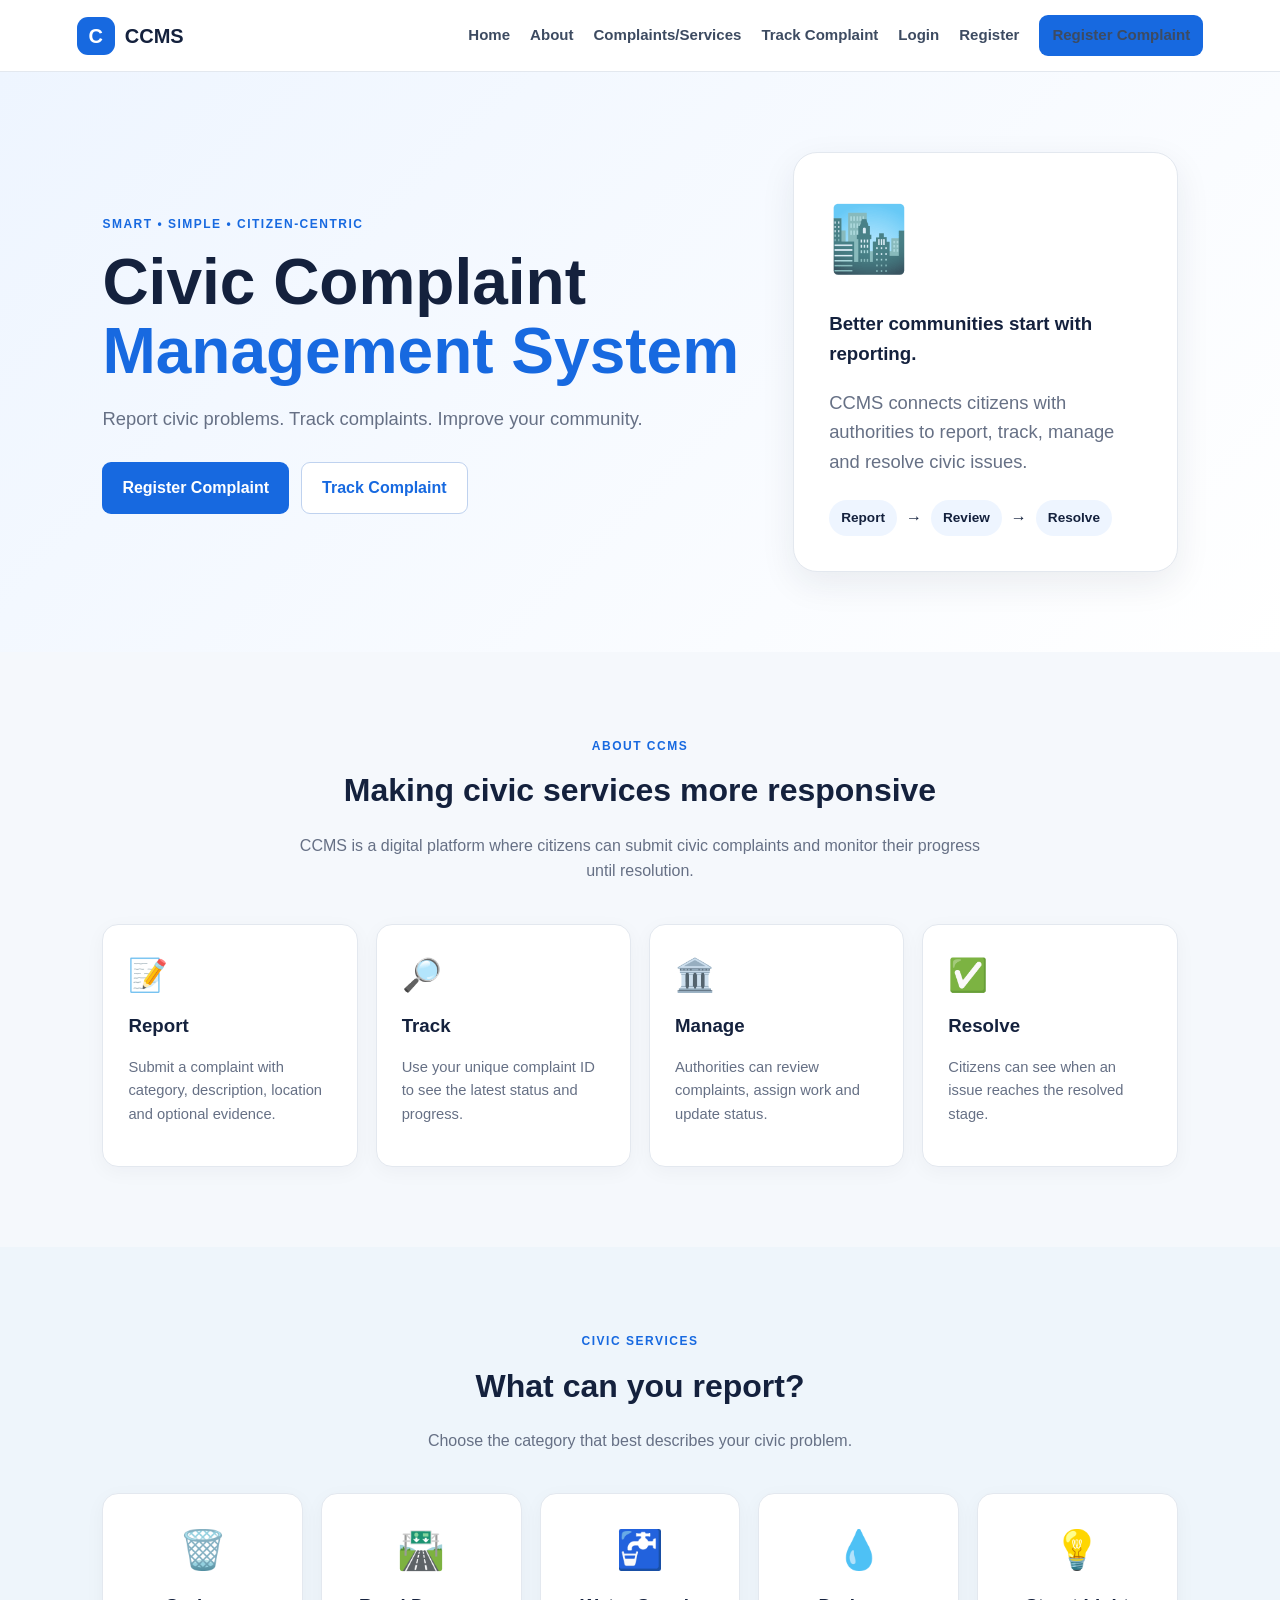
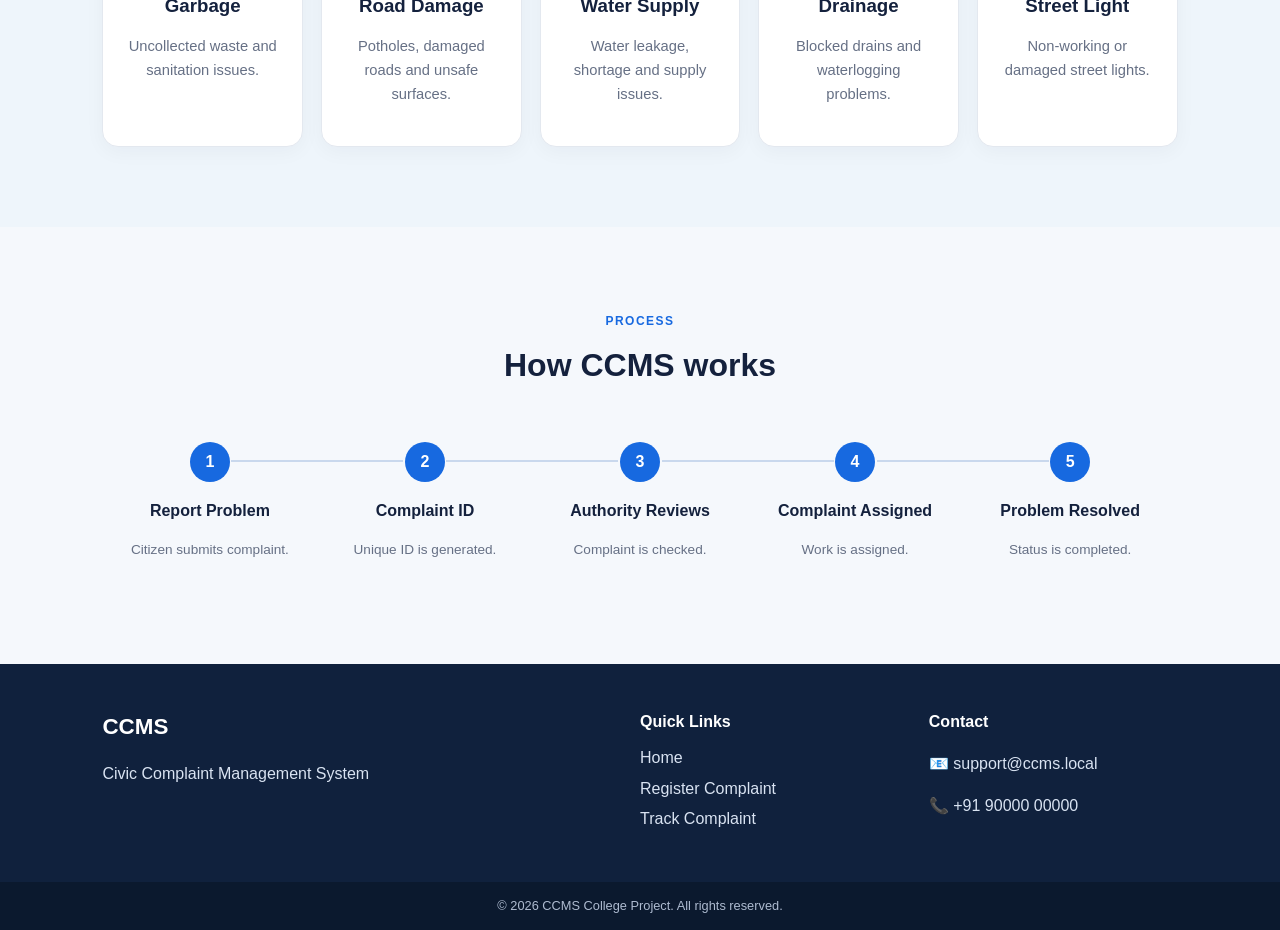
<file: index.html>
<!DOCTYPE html>
<html lang="en">
    <head>
        <meta charset="UTF-8">
        <meta name="viewport" content="width=device-width, initial-scale=1.0">
        <title>CCMS | Civic Complaint Management System</title>
        <link rel="stylesheet" href="css/style.css">
    </head>
    <body>
        <header class="navbar">
            <a class="brand" href="index.html">
                <span class="brand-mark">C</span>
                <span>CCMS</span>
            </a>
            <button class="nav-toggle" aria-label="Toggle menu">☰</button>
            <nav>
                <a href="index.html">Home</a>
                <a href="#about">About</a>
                <a href="#services">Complaints/Services</a>
                <a href="track.html">Track Complaint</a>
                <a href="login.html">Login</a>
                <a href="register.html">Register</a>
                <a class="btn btn-primary btn-small" href="complaint.html">Register Complaint</a>
            </nav>
        </header>
        <main>
            <section class="hero">
                <div class="hero-content">
                    <span class="eyebrow">SMART • SIMPLE • CITIZEN-CENTRIC</span>
                    <h1>Civic Complaint<br>
                    <span>Management System</span>
                </h1>
                <p>Report civic problems. Track complaints. Improve your community.</p>
                <div class="hero-actions">
                    <a class="btn btn-primary" href="complaint.html">Register Complaint</a>
                    <a class="btn btn-outline" href="track.html">Track Complaint</a>
                </div>
            </div>
            <div class="hero-card">
                <div class="hero-icon">🏙️</div>
                <h3>Better communities start with reporting.</h3>
                <p>CCMS connects citizens with authorities to report, track, manage and resolve civic issues.</p>
                <div class="mini-flow">
                    <span>Report</span>
                    <b>→</b>
                    <span>Review</span>
                    <b>→</b>
                    <span>Resolve</span>
                </div>
            </div>
        </section>
        <section id="about" class="section">
            <div class="section-heading">
                <span class="eyebrow">ABOUT CCMS</span>
                <h2>Making civic services more responsive</h2>
                <p>CCMS is a digital platform where citizens can submit civic complaints and monitor their progress until resolution.</p>
            </div>
            <div class="feature-grid">
                <article class="info-card">
                    <div class="card-icon">📝</div>
                    <h3>Report</h3>
                    <p>Submit a complaint with category, description, location and optional evidence.</p>
                </article>
                <article class="info-card">
                    <div class="card-icon">🔎</div>
                    <h3>Track</h3>
                    <p>Use your unique complaint ID to see the latest status and progress.</p>
                </article>
                <article class="info-card">
                    <div class="card-icon">🏛️</div>
                    <h3>Manage</h3>
                    <p>Authorities can review complaints, assign work and update status.</p>
                </article>
                <article class="info-card">
                    <div class="card-icon">✅</div>
                    <h3>Resolve</h3>
                    <p>Citizens can see when an issue reaches the resolved stage.</p>
                </article>
            </div>
        </section>
        <section id="services" class="section section-alt">
            <div class="section-heading">
                <span class="eyebrow">CIVIC SERVICES</span>
                <h2>What can you report?</h2>
                <p>Choose the category that best describes your civic problem.</p>
            </div>
            <div class="problem-grid">
                <article class="problem-card">
                    <span>🗑️</span>
                    <h3>Garbage</h3>
                    <p>Uncollected waste and sanitation issues.</p>
                </article>
                <article class="problem-card">
                    <span>🛣️</span>
                    <h3>Road Damage</h3>
                    <p>Potholes, damaged roads and unsafe surfaces.</p>
                </article>
                <article class="problem-card">
                    <span>🚰</span>
                    <h3>Water Supply</h3>
                    <p>Water leakage, shortage and supply issues.</p>
                </article>
                <article class="problem-card">
                    <span>💧</span>
                    <h3>Drainage</h3>
                    <p>Blocked drains and waterlogging problems.</p>
                </article>
                <article class="problem-card">
                    <span>💡</span>
                    <h3>Street Light</h3>
                    <p>Non-working or damaged street lights.</p>
                </article>
            </div>
        </section>
        <section class="section">
            <div class="section-heading">
                <span class="eyebrow">PROCESS</span>
                <h2>How CCMS works</h2>
            </div>
            <div class="timeline horizontal">
                <div class="step">
                    <b>1</b>
                    <h3>Report Problem</h3>
                    <p>Citizen submits complaint.</p>
                </div>
                <div class="step">
                    <b>2</b>
                    <h3>Complaint ID</h3>
                    <p>Unique ID is generated.</p>
                </div>
                <div class="step">
                    <b>3</b>
                    <h3>Authority Reviews</h3>
                    <p>Complaint is checked.</p>
                </div>
                <div class="step">
                    <b>4</b>
                    <h3>Complaint Assigned</h3>
                    <p>Work is assigned.</p>
                </div>
                <div class="step">
                    <b>5</b>
                    <h3>Problem Resolved</h3>
                    <p>Status is completed.</p>
                </div>
            </div>
        </section>
    </main>
    <footer>
        <div>
            <strong>CCMS</strong>
            <p>Civic Complaint Management System</p>
        </div>
        <div>
            <h4>Quick Links</h4>
            <a href="index.html">Home</a>
            <a href="complaint.html">Register Complaint</a>
            <a href="track.html">Track Complaint</a>
        </div>
        <div>
            <h4>Contact</h4>
            <p>📧 support@ccms.local</p>
            <p>📞 +91 90000 00000</p>
        </div>
    </footer>
    <div class="copyright">© 2026 CCMS College Project. All rights reserved.</div>
    <script src="js/app.js">
    </script>
</body>
</html>
</file>
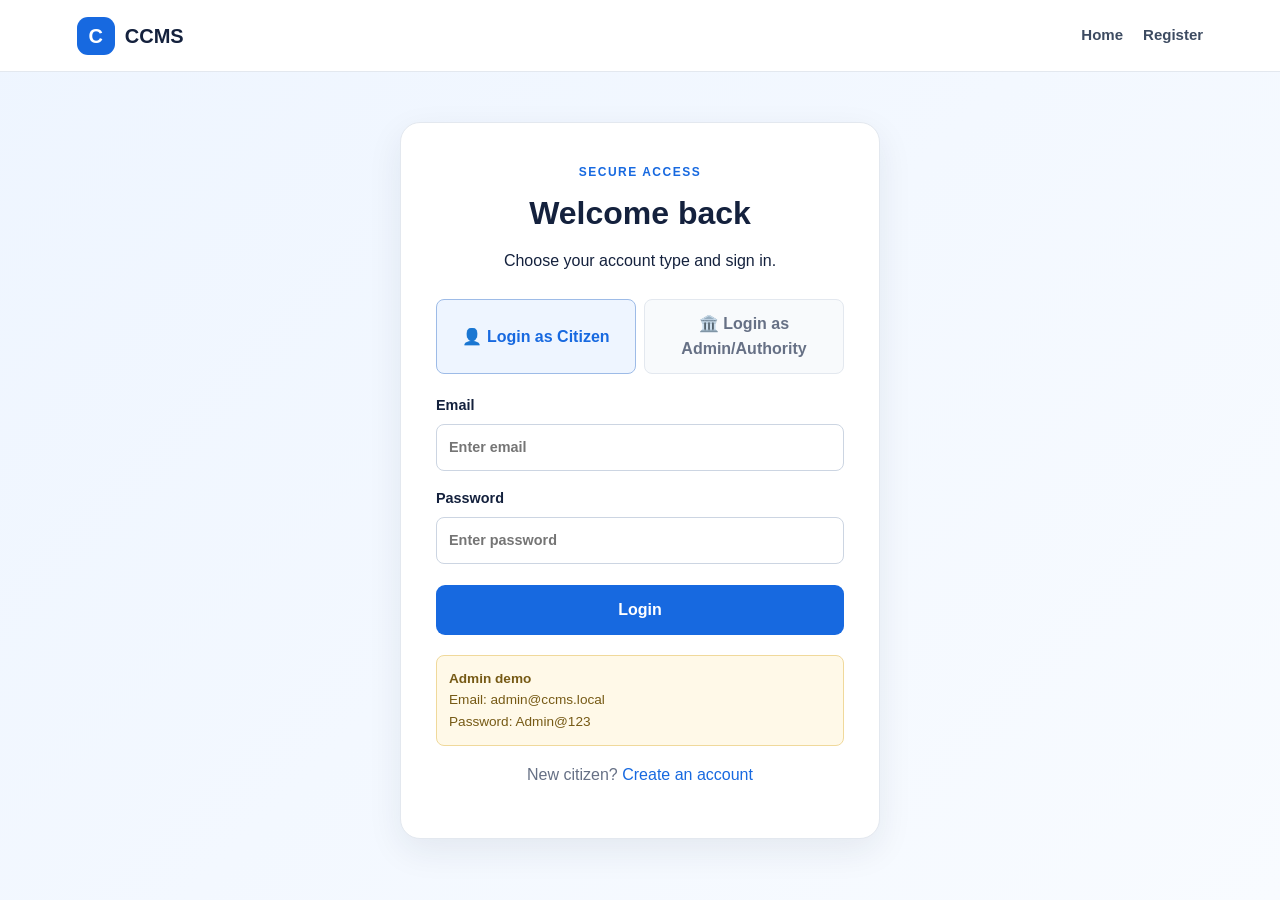
<file: admin-dashboard.html>
<!DOCTYPE html>
<html lang="en">
    <head>
        <meta charset="UTF-8">
        <meta name="viewport" content="width=device-width,initial-scale=1.0">
        <title>Admin Dashboard | CCMS</title>
        <link rel="stylesheet" href="css/style.css">
    </head>
    <body>
        <header class="navbar">
            <a class="brand" href="index.html">
                <span class="brand-mark">C</span>
                <span>CCMS Authority</span>
            </a>
            <nav>
                <a href="admin-dashboard.html">Dashboard</a>
                <button class="btn btn-outline btn-small" onclick="CCMS.logout()">Logout</button>
            </nav>
        </header>
        <main class="dashboard">
            <div class="dashboard-head">
                <div>
                    <span class="eyebrow">ADMIN / AUTHORITY</span>
                    <h1>Complaint Management</h1>
                    <p>Review, assign and resolve citizen complaints.</p>
                </div>
            </div>
            <div id="adminStats" class="stats-grid">
            </div>
            <section class="panel">
                <div class="panel-head">
                    <div>
                        <h2>All Complaints</h2>
                        <p>Update the status as work progresses.</p>
                    </div>
                    <input id="adminSearch" class="search-input" placeholder="Search Complaint ID / category">
                </div>
                
<div class="table-wrap">
    <table class="data-table">
        <thead>
            <tr>
                <th>Complaint ID</th>
                <th>Citizen Name</th>
                <th>Category</th>
                <th>Location</th>
                <th>Status</th>
                <th>Department</th>
                <th>Date</th>
                <th>Action</th>
            </tr>
        </thead>
        <tbody id="adminComplaints">
        </tbody>
    </table>
</div>

            </section>
        </main>
       
        <script src="js/app.js"></script>
    </body>
</html>
</file>
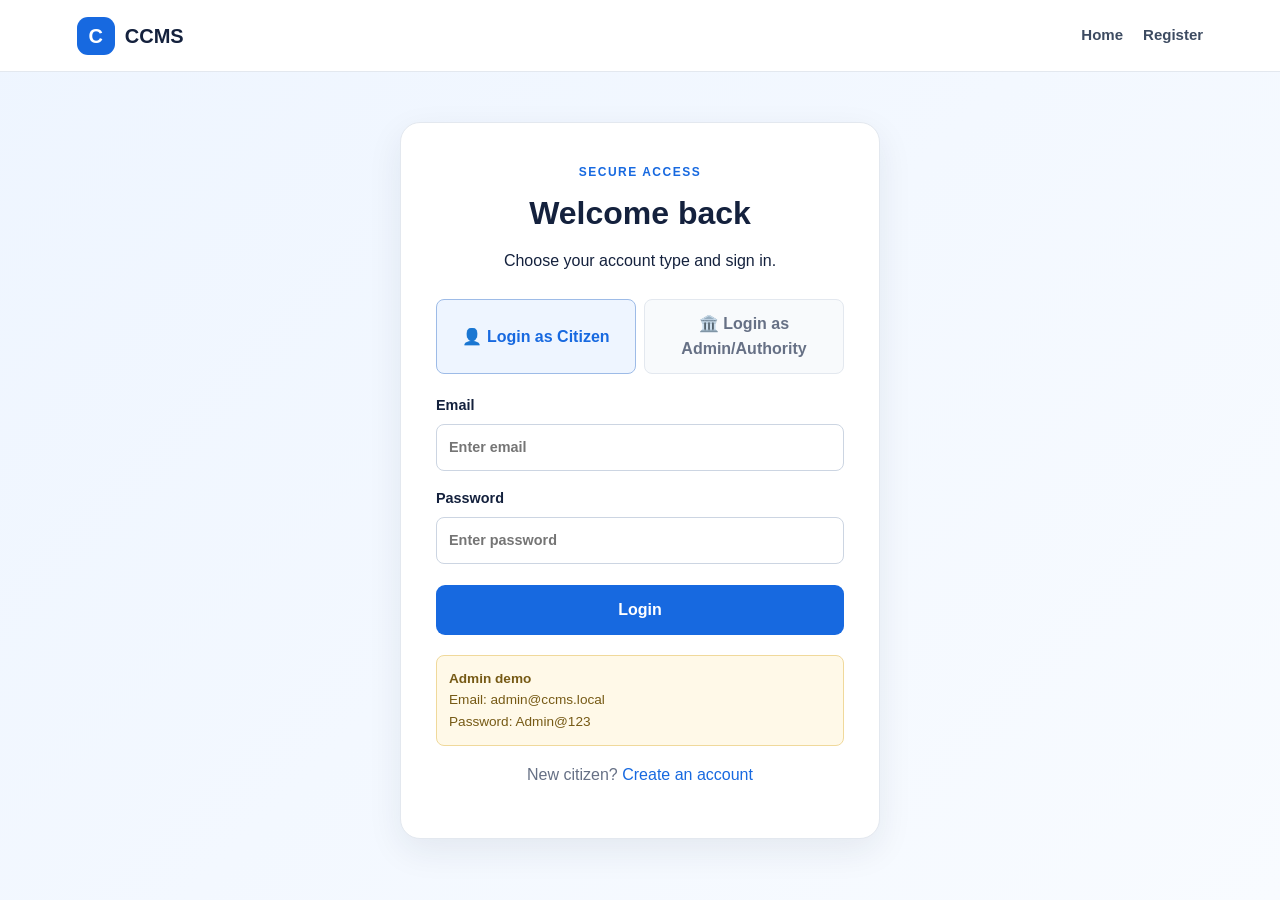
<file: citizen-dashboard.html>
<!DOCTYPE html>
<html lang="en">
    <head>
        <meta charset="UTF-8">
        <meta name="viewport" content="width=device-width,initial-scale=1.0">
        <title>Citizen Dashboard | CCMS</title>
        <link rel="stylesheet" href="css/style.css">
    </head>
    <body>
        <header class="navbar">
            <a class="brand" href="index.html">
                <span class="brand-mark">C</span>
                <span>CCMS</span>
            </a>
            <nav>
                <a href="citizen-dashboard.html">Dashboard</a>
                <a href="complaint.html">New Complaint</a>
                <a href="track.html">Track</a>
                <button class="btn btn-outline btn-small" onclick="CCMS.logout()">Logout</button>
            </nav>
        </header>
        <main class="dashboard">
            <div class="dashboard-head">
                <div>
                    <span class="eyebrow">CITIZEN DASHBOARD</span>
                    <h1 id="welcomeName">Welcome, Citizen!</h1>
                    <p>Manage and monitor your civic complaints.</p>
                </div>
                <a class="btn btn-primary" href="complaint.html">＋ Register New Complaint</a>
            </div>
            <div id="dashboardStats" class="stats-grid">
            </div>
            <section class="panel">
                <div class="panel-head">
                    <div>
                        <h2>My Recent Complaints</h2>
                        <p>Your submitted complaints and their current status.</p>
                    </div>
                    <a href="track.html">Track by ID →</a>
                </div>
                <div id="myComplaints" class="table-wrap">
                </div>
            </section>
        </main>
        <script src="js/app.js">
        </script>
        <script>CCMS.initCitizenDashboard();</script>
    </body>
</html>
</file>
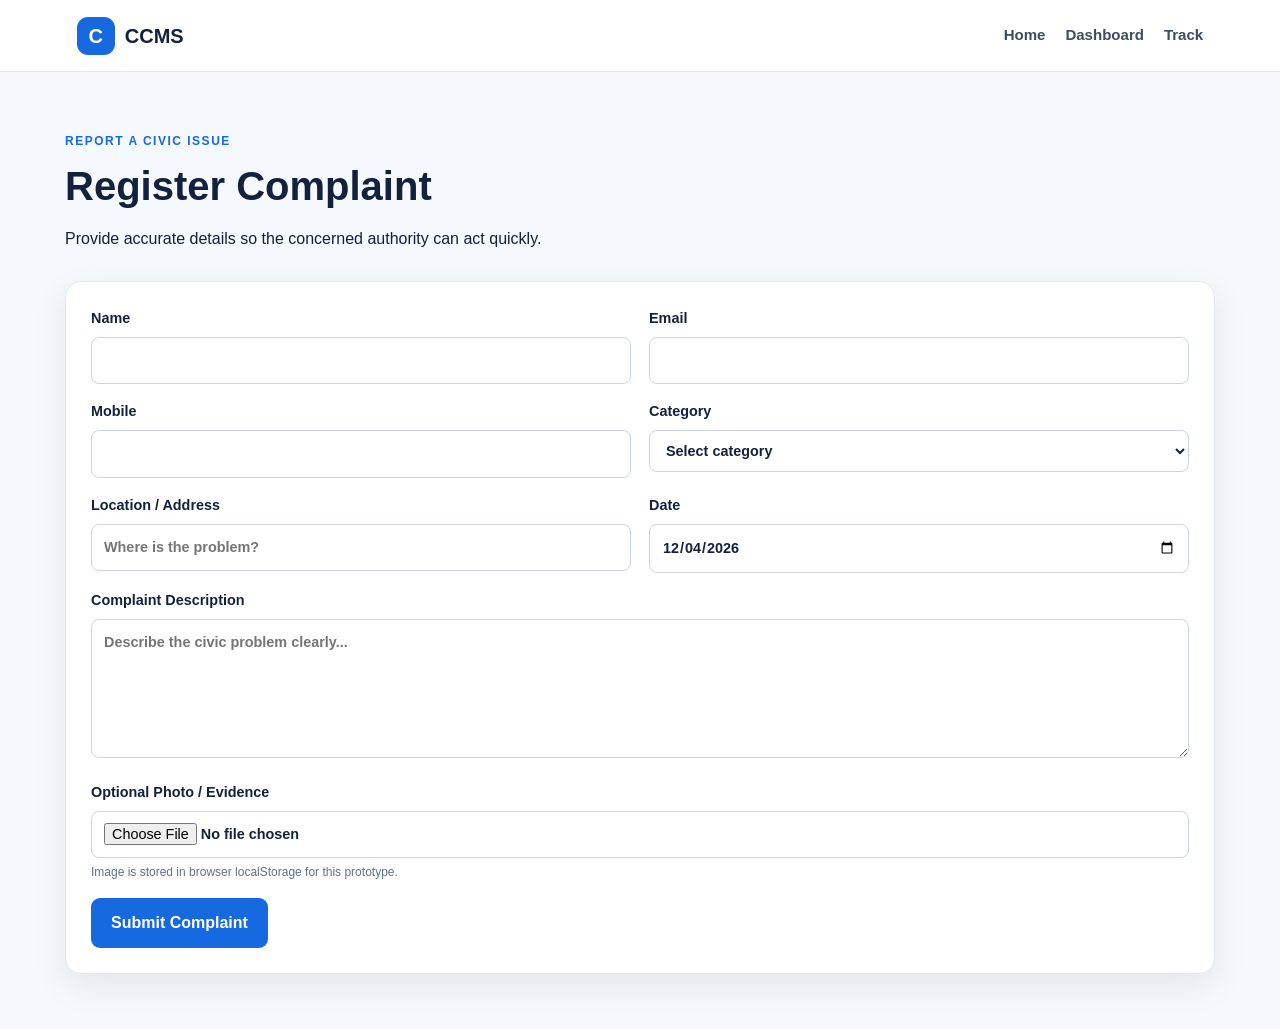
<file: complaint.html>
<!DOCTYPE html>
<html lang="en">
    <head>
        <meta charset="UTF-8">
        <meta name="viewport" content="width=device-width,initial-scale=1.0">
        <title>Register Complaint | CCMS</title>
        <link rel="stylesheet" href="css/style.css">
    </head>
    <body>
        <header class="navbar">
            <a class="brand" href="index.html">
                <span class="brand-mark">C</span>
                <span>CCMS</span>
            </a>
            <nav>
                <a href="index.html">Home</a>
                <a href="citizen-dashboard.html">Dashboard</a>
                <a href="track.html">Track</a>
            </nav>
        </header>
        <main class="page-container">
            <div class="page-title">
                <span class="eyebrow">REPORT A CIVIC ISSUE</span>
                <h1>Register Complaint</h1>
                <p>Provide accurate details so the concerned authority can act quickly.</p>
            </div>
            <section class="panel">
                <div id="complaintMessage">
                </div>
                <form id="complaintForm" class="form-grid">
                    <label>Name<input id="compName" required>
                </label>
                <label>Email<input id="compEmail" type="email" required>
            </label>
            <label>Mobile<input id="compMobile" required inputmode="numeric" maxlength="10">
        </label>
        <label>Category<select id="compCategory" required>
        <option value="">Select category</option>
        <option>Garbage</option>
        <option>Road Damage</option>
        <option>Water Supply</option>
        <option>Drainage</option>
        <option>Street Light</option>
    </select>
</label>
<label>Location / Address<input id="compLocation" required maxlength="250" placeholder="Where is the problem?">
</label>
<label>Date<input id="compDate" type="date" required>
</label>
<label class="full">Complaint Description<textarea id="compDescription" required rows="5" maxlength="1000" placeholder="Describe the civic problem clearly...">
</textarea>
</label>
<label class="full">Optional Photo / Evidence<input id="compPhoto" type="file" accept="image/*">
<small>Image is stored in browser localStorage for this prototype.</small>
</label>
<div id="imagePreview" class="image-preview full">
</div>
<div class="full">
    <button class="btn btn-primary" type="submit">Submit Complaint</button>
</div>
</form>
</section>
</main>
<script src="js/app.js">
</script>
<script>CCMS.initComplaint();</script>
</body>
</html>
</file>
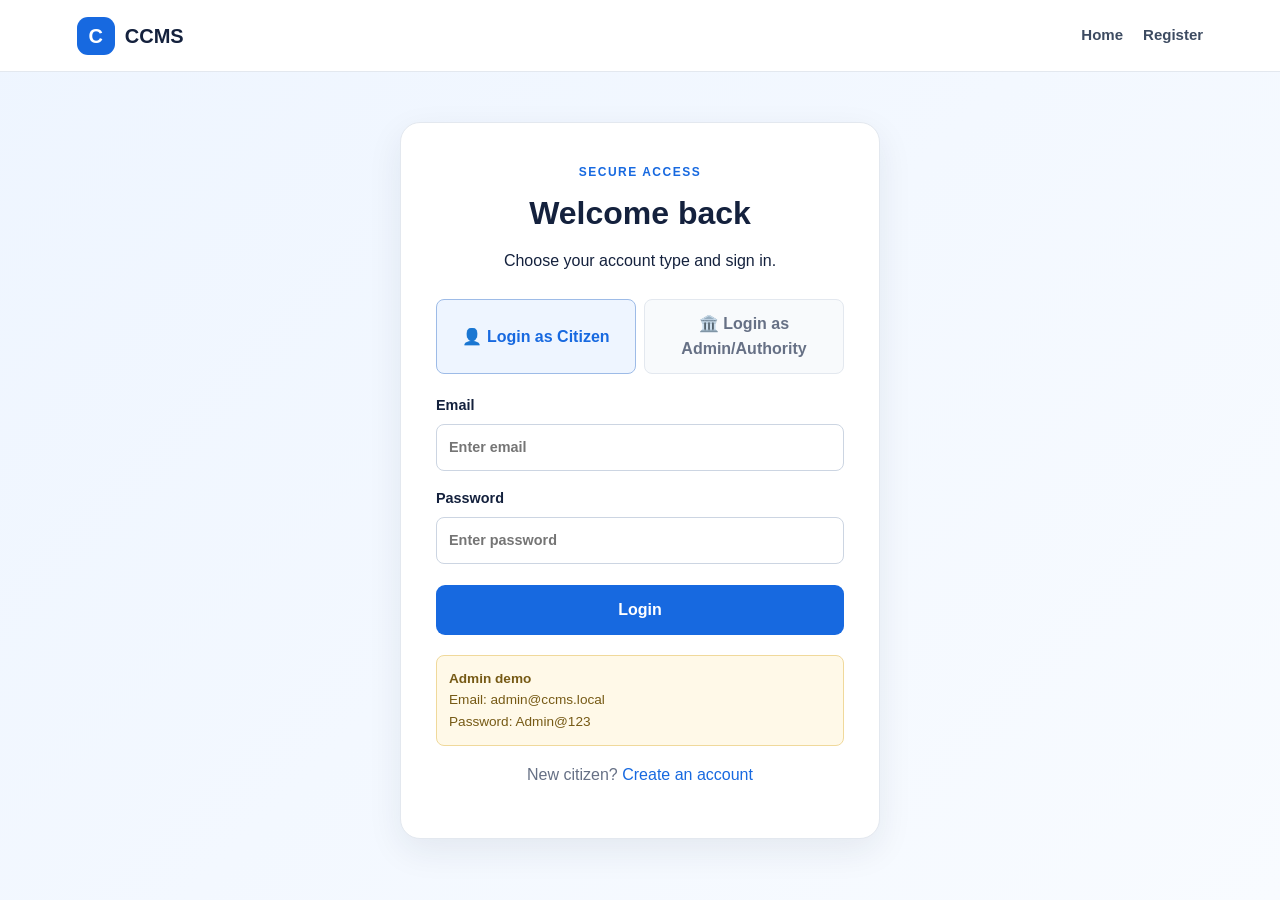
<file: login.html>
<!DOCTYPE html>
<html lang="en">
    <head>
        <meta charset="UTF-8">
        <meta name="viewport" content="width=device-width,initial-scale=1.0">
        <title>Login | CCMS</title>
        <link rel="stylesheet" href="css/style.css">
    </head>
    <body class="auth-bg">
        <header class="navbar">
            <a class="brand" href="index.html">
                <span class="brand-mark">C</span>
                <span>CCMS</span>
            </a>
            <nav>
                <a href="index.html">Home</a>
                <a href="register.html">Register</a>
            </nav>
        </header>
        <main class="auth-page">
            <section class="auth-card">
                <div class="auth-header">
                    <span class="eyebrow">SECURE ACCESS</span>
                    <h1>Welcome back</h1>
                    <p>Choose your account type and sign in.</p>
                </div>
                <div class="role-switch">
                    <button class="role active" data-role="citizen">👤 Login as Citizen</button>
                    <button class="role" data-role="admin">🏛️ Login as Admin/Authority</button>
                </div>
                <div id="loginMessage">
                </div>
                <form id="loginForm">
                    <input type="hidden" id="loginRole" value="citizen">
                    <label>Email<input id="loginEmail" type="email" required placeholder="Enter email">
                </label>
                <label>Password<input id="loginPassword" type="password" required placeholder="Enter password">
            </label>
            <button class="btn btn-primary full-btn" type="submit">Login</button>
        </form>
        <div class="demo-box">
            <strong>Admin demo</strong>
            <br>Email: admin@ccms.local<br>Password: Admin@123</div>
            <p class="auth-footer">New citizen? <a href="register.html">Create an account</a>
        </p>
    </section>
</main>
<script src="js/app.js">
</script>
<script>CCMS.initLogin();</script>
</body>
</html>
</file>
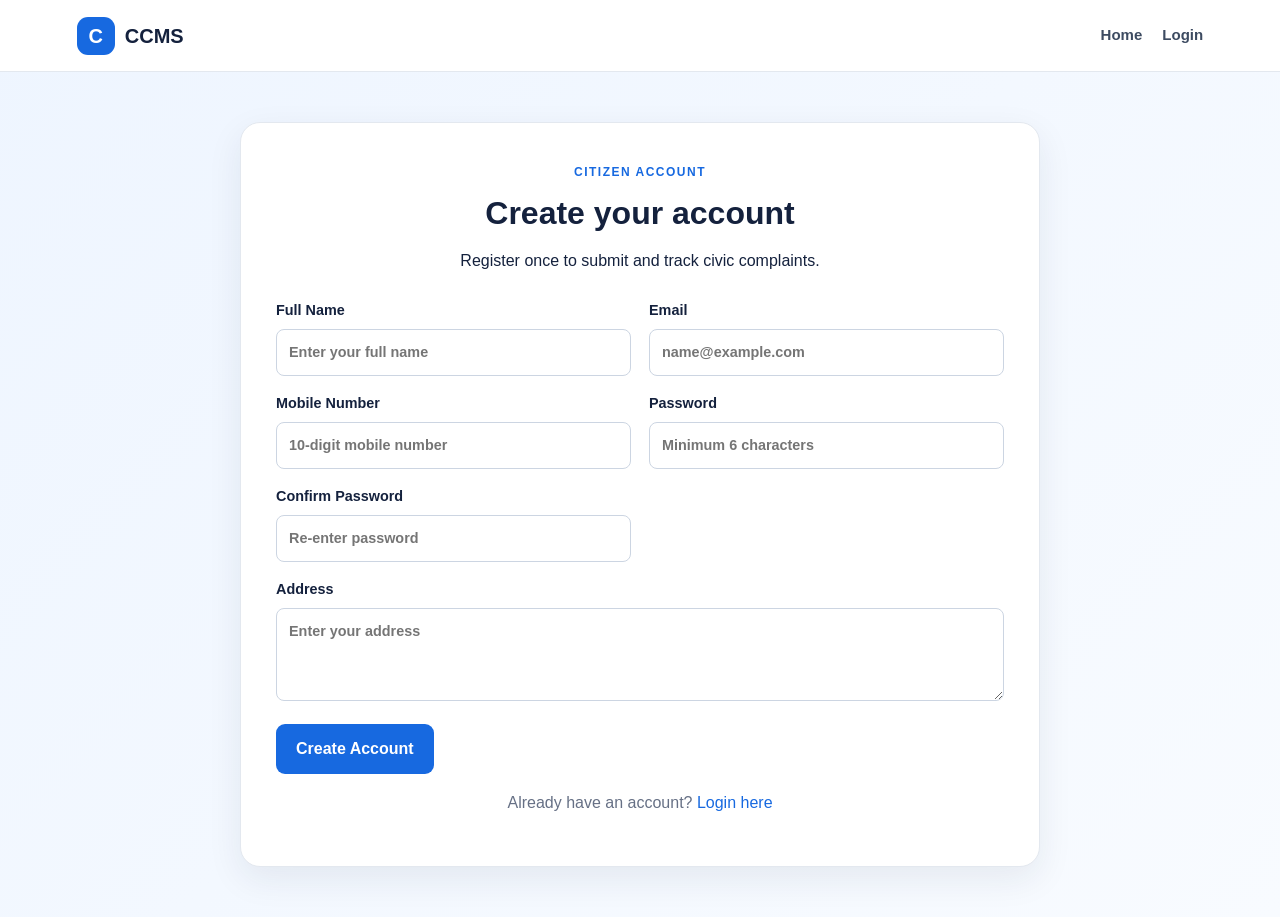
<file: register.html>
<!DOCTYPE html>
<html lang="en">
    <head>
        <meta charset="UTF-8">
        <meta name="viewport" content="width=device-width,initial-scale=1.0">
        <title>Register | CCMS</title>
        <link rel="stylesheet" href="css/style.css">
    </head>
    <body class="auth-bg">
        <header class="navbar">
            <a class="brand" href="index.html">
                <span class="brand-mark">C</span>
                <span>CCMS</span>
            </a>
            <nav>
                <a href="index.html">Home</a>
                <a href="login.html">Login</a>
            </nav>
        </header>
        <main class="auth-page">
            <section class="auth-card wide">
                <div class="auth-header">
                    <span class="eyebrow">CITIZEN ACCOUNT</span>
                    <h1>Create your account</h1>
                    <p>Register once to submit and track civic complaints.</p>
                </div>
                <div id="registerMessage">
                </div>
                <form id="registerForm" class="form-grid">
                    <label>Full Name<input id="regName" required maxlength="80" placeholder="Enter your full name">
                </label>
                <label>Email<input id="regEmail" type="email" required placeholder="name@example.com">
            </label>
            <label>Mobile Number<input id="regMobile" required inputmode="numeric" maxlength="10" placeholder="10-digit mobile number">
        </label>
        <label>Password<input id="regPassword" type="password" required minlength="6" placeholder="Minimum 6 characters">
    </label>
    <label>Confirm Password<input id="regConfirm" type="password" required placeholder="Re-enter password">
</label>
<label class="full">Address<textarea id="regAddress" required rows="3" maxlength="250" placeholder="Enter your address">
</textarea>
</label>
<div class="full">
    <button class="btn btn-primary" type="submit">Create Account</button>
</div>
</form>
<p class="auth-footer">Already have an account? <a href="login.html">Login here</a>
</p>
</section>
</main>
<script src="js/app.js">
</script>
</body>
</html>
</file>
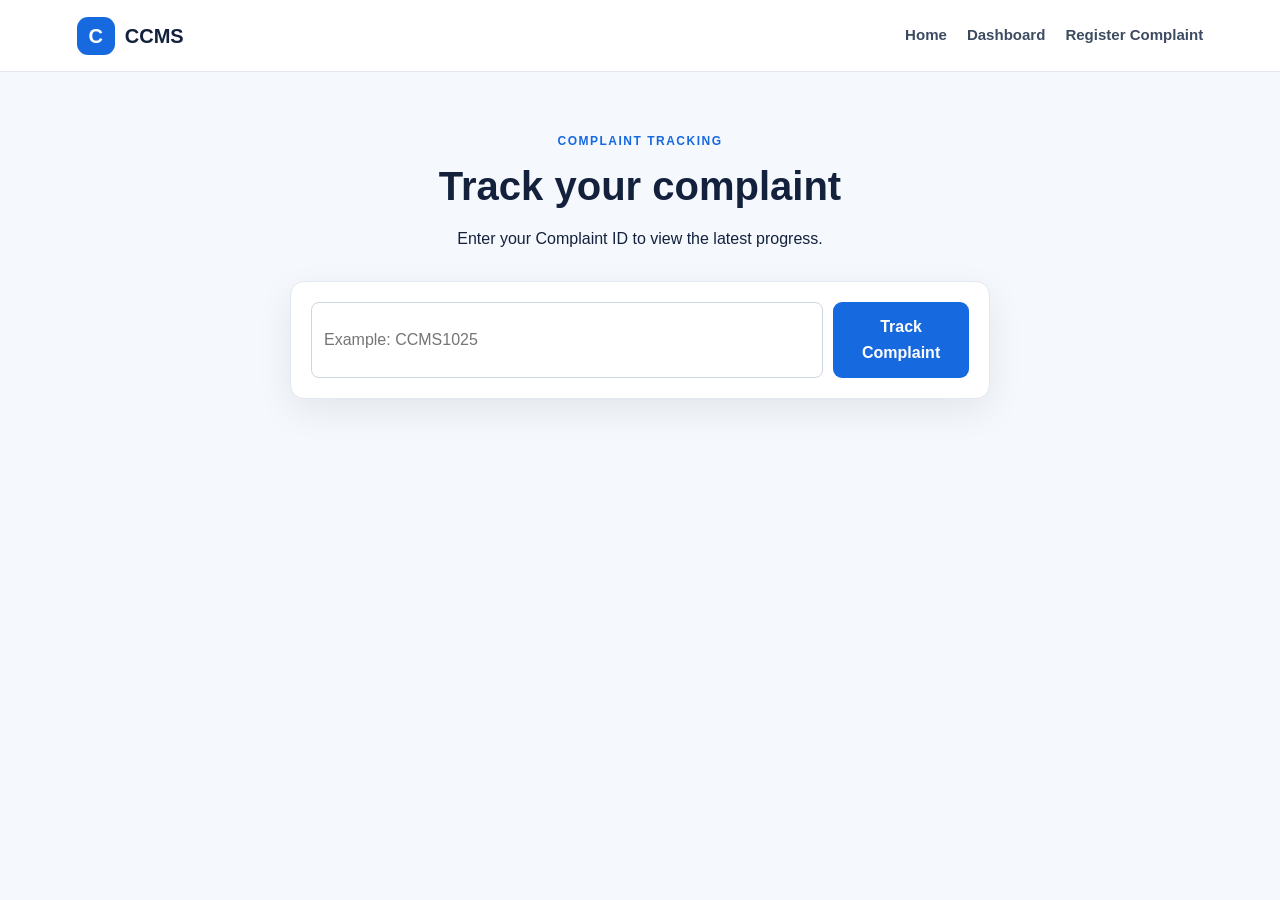
<file: track.html>
<!DOCTYPE html>
<html lang="en">
    <head>
        <meta charset="UTF-8">
        <meta name="viewport" content="width=device-width,initial-scale=1.0">
        <title>Track Complaint | CCMS</title>
        <link rel="stylesheet" href="css/style.css">
    </head>
    <body>
        <header class="navbar">
            <a class="brand" href="index.html">
                <span class="brand-mark">C</span>
                <span>CCMS</span>
            </a>
            <nav>
                <a href="index.html">Home</a>
                <a href="citizen-dashboard.html">Dashboard</a>
                <a href="complaint.html">Register Complaint</a>
            </nav>
        </header>
        <main class="page-container">
            <div class="page-title center">
                <span class="eyebrow">COMPLAINT TRACKING</span>
                <h1>Track your complaint</h1>
                <p>Enter your Complaint ID to view the latest progress.</p>
            </div>
            <section class="track-search">
                <form id="trackForm">
                    <input id="trackId" required placeholder="Example: CCMS1025">
                    <button class="btn btn-primary">Track Complaint</button>
                </form>
            </section>
            <div id="trackResult">
            </div>
        </main>
        <script src="js/app.js"></script>
</body>
</html>
</file>
<file: css/style.css>
:root{--primary:#1769e0;--primary-dark:#0e4fae;--ink:#14213d;--muted:#667085;--bg:#f5f8fc;--white:#fff;--border:#e3e8ef;--success:#16834b;--warning:#b76e00;--danger:#c93434;--shadow:0 12px 35px rgba(20,33,61,.08)}


*{box-sizing:border-box}

html{scroll-behavior:smooth}

body{margin:0;font-family:Arial,Helvetica,sans-serif;color:var(--ink);background:var(--bg);line-height:1.6}

a{text-decoration:none;color:var(--primary)}

button,input,textarea,select{font:inherit}

button{cursor:pointer}


.navbar{min-height:72px;background:#fff;border-bottom:1px solid var(--border);display:flex;align-items:center;justify-content:space-between;padding:0 6%;position:sticky;top:0;z-index:10}

.brand{display:flex;align-items:center;gap:10px;font-size:1.25rem;font-weight:800;color:var(--ink)}

.brand-mark{width:38px;height:38px;border-radius:11px;background:var(--primary);color:#fff;display:grid;place-items:center;font-weight:900}

.navbar nav{display:flex;align-items:center;gap:20px}

.navbar nav>a{color:#3d4b61;font-size:.94rem;font-weight:600}

.nav-toggle{display:none;border:0;background:none;font-size:1.5rem}


.btn{display:inline-flex;align-items:center;justify-content:center;border:0;border-radius:9px;padding:12px 20px;font-weight:700;transition:.2s}

.btn:hover{transform:translateY(-1px)}

.btn-primary{background:var(--primary);color:#fff}

.btn-primary:hover{background:var(--primary-dark)}

.btn-outline{background:#fff;color:var(--primary);border:1px solid #bfd2ef}

.btn-small{padding:8px 13px;font-size:.86rem}

.hero{min-height:570px;padding:80px 8%;display:grid;grid-template-columns:1.25fr .75fr;gap:50px;align-items:center;background:linear-gradient(135deg,#eef5ff,#fff)}

.eyebrow{font-size:.75rem;letter-spacing:1.5px;font-weight:800;color:var(--primary)}

h1{font-size:clamp(2.3rem,5vw,4.4rem);line-height:1.08;margin:12px 0 18px}

.hero h1 span{color:var(--primary)}

.hero p{font-size:1.15rem;color:var(--muted);max-width:590px}

.hero-actions{display:flex;gap:12px;margin-top:28px}

.hero-card{background:#fff;padding:35px;border-radius:24px;box-shadow:var(--shadow);border:1px solid var(--border)}

.hero-icon{font-size:4rem}

.mini-flow{display:flex;gap:9px;align-items:center;flex-wrap:wrap;margin-top:24px}

.mini-flow span{background:#eef5ff;padding:7px 12px;border-radius:20px;font-size:.85rem;font-weight:700}

.section{padding:80px 8%}

.section-alt{background:#eef5fb}

.section-heading{text-align:center;max-width:700px;margin:0 auto 40px}

.section-heading h2,.panel h2{font-size:2rem;margin:8px 0}

.section-heading p,.panel p{color:var(--muted)}

.feature-grid{display:grid;grid-template-columns:repeat(4,1fr);gap:18px}

.info-card,.problem-card{background:#fff;border:1px solid var(--border);border-radius:16px;padding:25px;box-shadow:0 5px 20px rgba(20,33,61,.04)}

.card-icon{font-size:2rem}

.info-card h3,.problem-card h3{margin:10px 0 5px}

.info-card p,.problem-card p{color:var(--muted);font-size:.92rem}

.problem-grid{display:grid;grid-template-columns:repeat(5,1fr);gap:18px}

.problem-card{text-align:center}

.problem-card>span{font-size:2.4rem}

.timeline{display:flex;justify-content:center;gap:0}

.step{flex:1;text-align:center;position:relative;padding:10px 15px}

.step:not(:last-child):after{content:"";position:absolute;top:28px;left:60%;width:80%;height:2px;background:#c9d8ed}

.step b{position:relative;z-index:1;display:grid;place-items:center;width:40px;height:40px;border-radius:50%;background:var(--primary);color:#fff;margin:auto}

.step h3{font-size:1rem}

.step p{font-size:.85rem;color:var(--muted)}

footer{background:#10213d;color:#d9e3f2;padding:45px 8%;display:grid;grid-template-columns:2fr 1fr 1fr;gap:40px}

footer strong{font-size:1.4rem;color:#fff}

footer h4{color:#fff;margin:0 0 10px}

footer a{display:block;color:#d9e3f2;margin:5px 0}

.copyright{text-align:center;padding:14px;background:#0b192e;color:#aebbd0;font-size:.8rem}


.auth-bg{background:linear-gradient(135deg,#eef5ff,#f8fbff);min-height:100vh}

.auth-page{padding:50px 20px;display:flex;justify-content:center}

.auth-card{width:min(100%,480px);background:#fff;padding:35px;border:1px solid var(--border);border-radius:20px;box-shadow:var(--shadow)}

.auth-card.wide{width:min(100%,800px)}

.auth-header{text-align:center;margin-bottom:25px}

.auth-header h1{font-size:2rem}

.role-switch{display:grid;grid-template-columns:1fr 1fr;gap:8px;margin-bottom:20px}

.role{padding:11px;border:1px solid var(--border);background:#f8fafc;border-radius:8px;font-weight:700;color:var(--muted)}

.role.active{border-color:#9dbbe7;background:#eef5ff;color:var(--primary)}

label{display:block;font-weight:700;font-size:.9rem;margin-bottom:16px}

input,textarea,select{width:100%;border:1px solid #ccd5e2;border-radius:8px;padding:11px 12px;margin-top:7px;background:#fff;color:var(--ink);outline:none}

input:focus,textarea:focus,select:focus{border-color:var(--primary);box-shadow:0 0 0 3px rgba(23,105,224,.1)}

small{display:block;color:var(--muted);font-weight:400;margin-top:5px}

.form-grid{display:grid;grid-template-columns:1fr 1fr;gap:0 18px}

.full{grid-column:1/-1}

.full-btn{width:100%;margin-top:5px}

.auth-footer{text-align:center;color:var(--muted)}

.demo-box{margin-top:20px;padding:12px;background:#fff9e8;border:1px solid #f0d99b;border-radius:8px;font-size:.85rem;color:#765a15}

.message{padding:12px 15px;border-radius:8px;margin-bottom:18px}

.message.success{background:#e9f8ef;color:#146b3e}

.message.error{background:#fff0f0;color:#a52929}


.page-container,.dashboard{max-width:1200px;margin:auto;padding:55px 25px}

.page-title{margin-bottom:30px}

.page-title h1{font-size:2.5rem}

.center{text-align:center}

.panel{background:#fff;border:1px solid var(--border);border-radius:16px;padding:25px;box-shadow:var(--shadow);margin-top:25px}

.dashboard-head{display:flex;align-items:center;justify-content:space-between;gap:20px;margin-bottom:30px}

.dashboard-head h1{font-size:2.4rem;margin:5px 0}

.stats-grid{display:grid;grid-template-columns:repeat(4,1fr);gap:18px}

.stat{background:#fff;border:1px solid var(--border);border-radius:14px;padding:22px;box-shadow:0 4px 15px rgba(20,33,61,.04)}

.stat .number{font-size:2rem;font-weight:800}

.stat small{color:var(--muted);font-weight:700}

.table-wrap{overflow-x:auto}

table{width:100%;border-collapse:collapse;min-width:700px}

th,td{text-align:left;padding:14px;border-bottom:1px solid var(--border);font-size:.9rem}

th{background:#f7f9fc;color:#536174}

.status{display:inline-block;padding:5px 10px;border-radius:20px;font-size:.75rem;font-weight:800;white-space:nowrap}

.status-submitted{background:#edf2f7;color:#526173}

.status-under-review{background:#fff5dc;color:#9a6500}

.status-assigned{background:#eaf2ff;color:#285ca8}

.status-in-progress{background:#e9edff;color:#4b45a3}

.status-resolved{background:#e8f7ee;color:#187545}

.track-search{max-width:700px;margin:0 auto;background:#fff;padding:20px;border-radius:14px;box-shadow:var(--shadow);border:1px solid var(--border)}

.track-search form{display:flex;gap:10px}

.track-search input{margin:0}

.complaint-result{margin-top:30px}

.complaint-head{display:flex;justify-content:space-between;gap:20px;align-items:start}

.complaint-id{font-size:1.5rem;font-weight:800;color:var(--primary)}

.detail-grid{display:grid;grid-template-columns:repeat(3,1fr);gap:15px;margin:20px 0}

.detail{padding:15px;background:#f7f9fc;border-radius:9px}

.detail small{margin:0}

.progress{display:flex;justify-content:space-between;position:relative;margin:35px 0 10px}

.progress:before{content:"";height:4px;background:#dbe3ee;position:absolute;top:15px;left:5%;right:5%}

.progress-line{height:4px;background:var(--primary);position:absolute;top:15px;left:5%;z-index:0}

.progress-step{position:relative;z-index:1;text-align:center;width:20%;font-size:.75rem;font-weight:700;color:#7b8798}

.progress-step .dot{width:32px;height:32px;border-radius:50%;background:#dbe3ee;margin:auto auto 7px;display:grid;place-items:center;color:#fff}

.progress-step.done,.progress-step.current{color:var(--primary)}

.progress-step.done .dot,.progress-step.current .dot{background:var(--primary)}

.image-preview img{max-width:220px;max-height:180px;border-radius:10px;border:1px solid var(--border);object-fit:cover}

.admin-actions{display:flex;gap:6px;align-items:center}

.admin-actions select{margin:0;min-width:150px}

.search-input{max-width:280px;margin:0}


.empty{text-align:center;padding:35px;color:var(--muted)}

.link-btn{font-weight:700}

.danger{color:var(--danger)}

@media(max-width:900px){.navbar nav{gap:10px}

.navbar nav>a:not(:last-child){display:none}

.nav-toggle{display:block}

.feature-grid{grid-template-columns:1fr 1fr}

.problem-grid{grid-template-columns:repeat(2,1fr)}

.hero{grid-template-columns:1fr}

.timeline{flex-direction:column}

.step:not(:last-child):after{display:none}

footer{grid-template-columns:1fr 1fr}

.stats-grid{grid-template-columns:1fr 1fr}

}

@media(max-width:600px){.navbar{padding:0 18px}

.navbar nav{display:none}

.navbar nav.open{display:flex;position:absolute;top:72px;left:0;right:0;background:#fff;padding:15px;flex-direction:column;align-items:stretch;box-shadow:var(--shadow)}

.navbar nav.open a{display:block}

.hero,.section{padding:55px 20px}

.hero-card{padding:25px}

.feature-grid,.problem-grid,.form-grid,.detail-grid,.stats-grid{grid-template-columns:1fr}

.full{grid-column:auto}

.dashboard,.page-container{padding:35px 15px}

.dashboard-head,.complaint-head{flex-direction:column;align-items:stretch}

.track-search form{flex-direction:column}

footer{grid-template-columns:1fr;padding:35px 20px}

.role-switch{grid-template-columns:1fr}

.page-title h1{font-size:2rem}
}



/* Admin table */
.data-table {
    width: 100%;
    min-width: 1100px;
    border-collapse: collapse;
}

.data-table th,
.data-table td {
    padding: 16px 18px;
    text-align: left;
    white-space: nowrap;
}

.data-table th:nth-child(7),
.data-table td:nth-child(7) {
    min-width: 120px;
}

.table-wrap {
    width: 100%;
    overflow-x: auto;
}

/* Tracking result card */
#trackResult {
    width: 100%;
    max-width: 900px;
    margin: 30px auto;
}

#trackResult .complaint-card {
    width: 100%;
    padding: 28px;
    background: #fff;
    border: 1px solid var(--border);
    border-radius: 16px;
    box-shadow: var(--shadow);
}

#trackResult .complaint-card-header {
    display: flex;
    justify-content: space-between;
    align-items: center;
    gap: 16px;
    flex-wrap: wrap;
    margin-bottom: 28px;
}

#trackResult .complaint-card-header h2 {
    margin: 0;
    font-size: 24px;
}

#trackResult .progress-tracker {
    display: flex;
    justify-content: space-between;
    align-items: flex-start;
    gap: 12px;
    width: 100%;
    margin: 25px 0 35px;
}

#trackResult .progress-step {
    flex: 1;
    min-width: 0;
    text-align: center;
}

#trackResult .progress-circle {
    width: 36px;
    height: 36px;
    margin: 0 auto 10px;
    display: flex;
    justify-content: center;
    align-items: center;
    border-radius: 50%;
    border: 2px solid #cbd5e1;
    background: #fff;
    color: #64748b;
    font-weight: bold;
}

#trackResult .progress-step.completed .progress-circle {
    background: var(--primary);
    border-color: var(--primary);
    color: #fff;
}

#trackResult .progress-label {
    font-size: 13px;
    line-height: 1.4;
    overflow-wrap: anywhere;
}

#trackResult .complaint-details {
    border-top: 1px solid var(--border);
    padding-top: 18px;
}

#trackResult .complaint-details p {
    margin: 14px 0;
    line-height: 1.6;
    font-size: 15px;
}

@media (max-width: 600px) {
    #trackResult .complaint-card {
        padding: 18px;
    }

    #trackResult .progress-tracker {
        gap: 5px;
    }

    #trackResult .progress-label {
        font-size: 10px;
    }

    #trackResult .progress-circle {
        width: 30px;
        height: 30px;
    }
}
</file>
